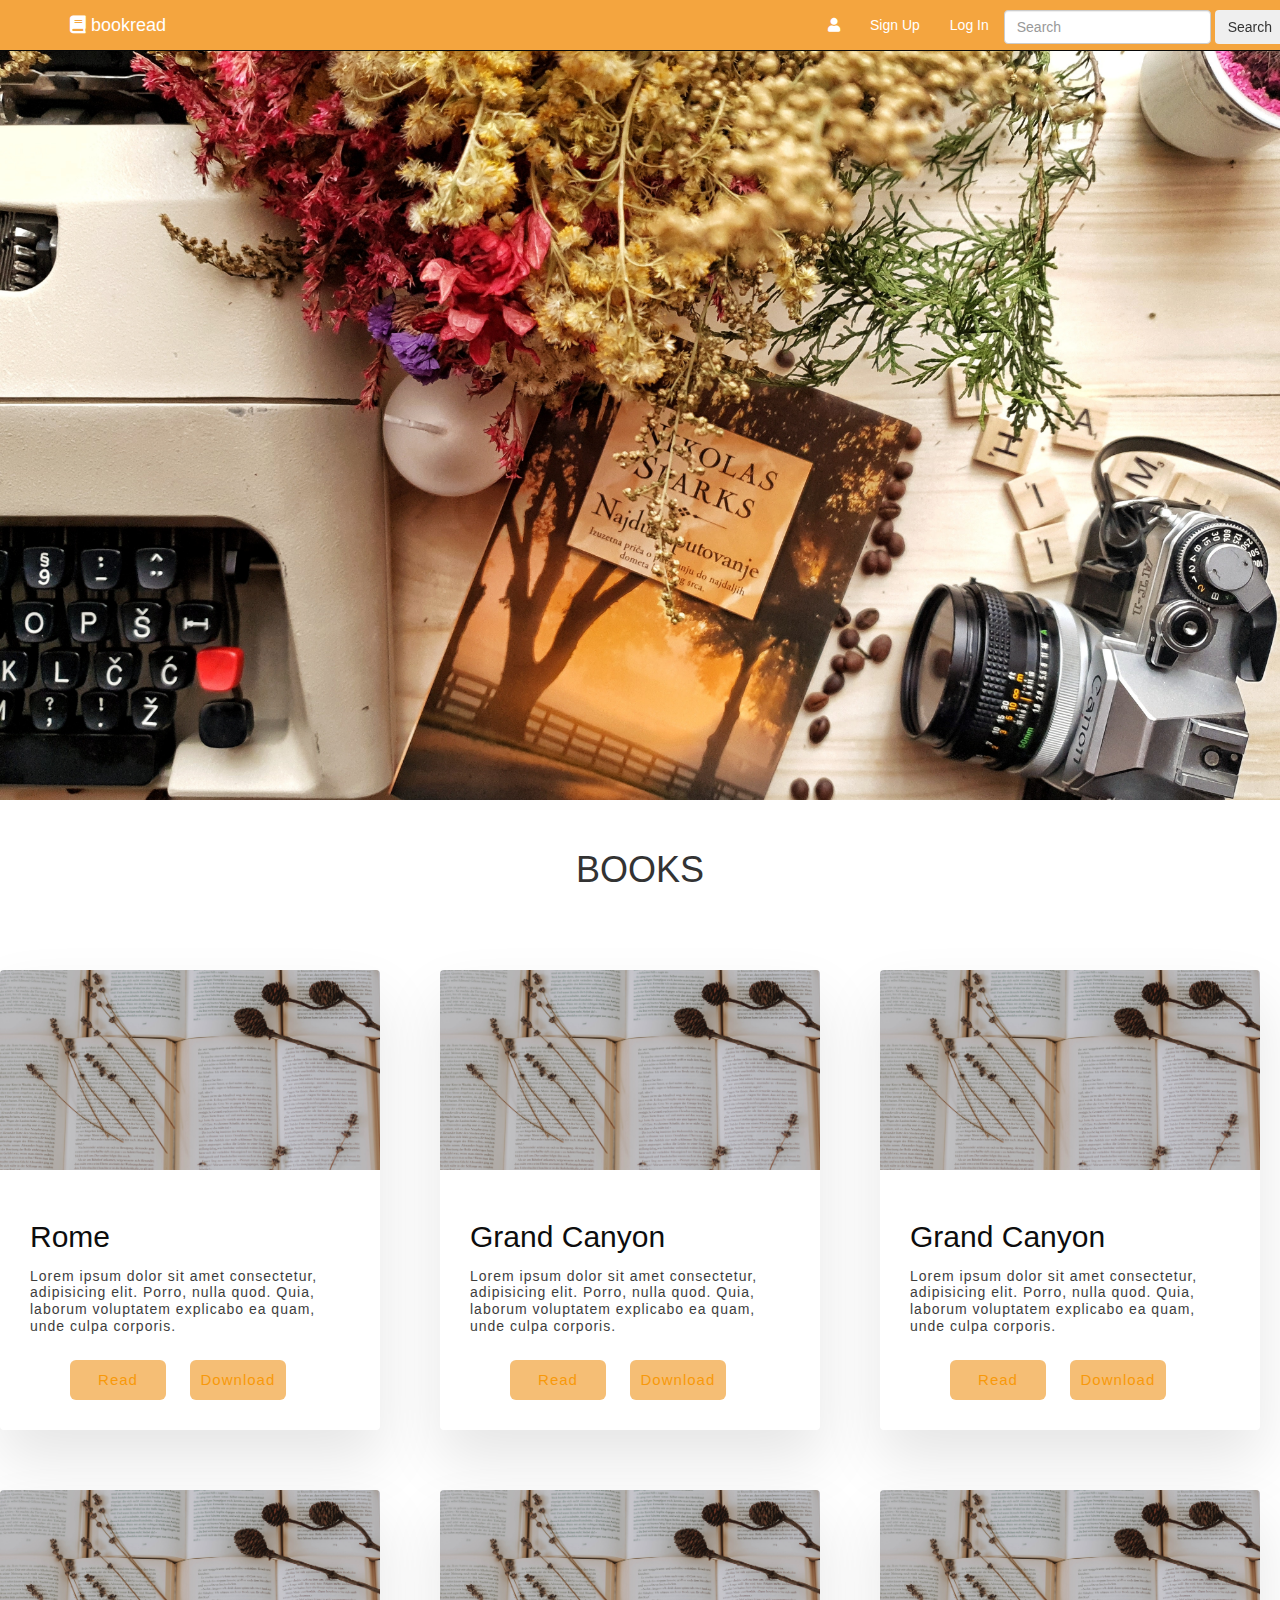
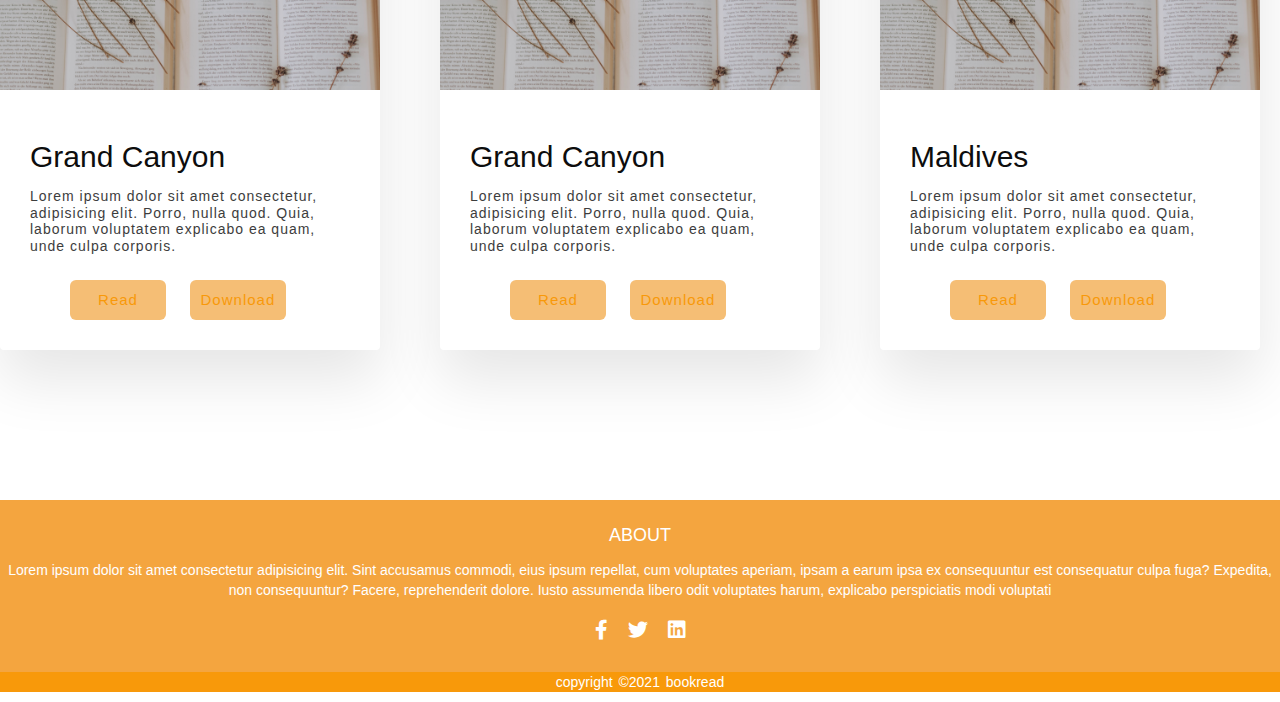
<file: index.html>
<!DOCTYPE html>
<html>
<head>
	
	<title>bookread</title>
	
	<link rel="stylesheet" type="text/css" href="https://stackpath.bootstrapcdn.com/bootstrap/3.4.1/css/bootstrap.min.css">
	
	<link rel="stylesheet" type="text/css" href="index.css">
	<link href="fontawesome-free-5.13.0-web\css\all.css" rel="stylesheet">
</head>
<body>
	 <nav class="navbar navbar-inverse navbar-fixed-top">
    <div class="container">
      <div class="navbar-header">
        
       
        <a class="navbar-brand"><span class="fa fa-book"  aria-hidden="true"></span> bookread</a>
      </div>
     
     
      
      <div class="collapse navbar-collapse" id="bs-nav-demo">
        <ul class="nav navbar-nav">
          <li><a href="#"></a></li>
          <li><a href="#"></a></li>
        </ul>
        <ul class="nav navbar-nav navbar-right">
        
          <li><a href="mybook.html"  ><span class="fas fa-user" aria-hidden="true"></span></a></li>
          <li><a href="#">Sign Up</a></li>
          <li><a href="#">Log In</a></li>
          <li class="change">
            <form class="form-inline my-2 my-lg-0" >
               <input class="form-control mr-sm-2" type="search" placeholder="Search" aria-label="Search">
               <button class="btn btn-outline-success my-2 my-sm-0" type="submit">Search</button>
             </form></li>
         
         
         
          
        </ul>
      </div>
    </div>
  </nav>
  <header class="hero" style="background: url(./images/img1.jpg) center/cover no-repeat;">
    
</header>
<div class="heading">
<h1>BOOKS</h1>
<br>


</div>
<div class="lower>">
  <div class="grid">
    <div class="grid-item">
      <div class="card">
        <img class="card-img" src="./images/img2.jpg" alt="Rome" />
        <div class="card-content">
          <h1 class="card-header">Rome</h1>
          <p class="card-text">
            Lorem ipsum dolor sit amet consectetur, adipisicing elit. Porro, nulla quod. Quia, laborum voluptatem explicabo ea quam, unde culpa corporis.
          </p>
          <button class="card-btnread">Read </button>
          <button class="card-btndown">Download </button>
        </div>
      </div>
    </div>
    <div class="grid-item">
      <div class="card">
        <img
          class="card-img"
          src="./images/img2.jpg"
          alt="Grand Canyon"
        />
        <div class="card-content">
          <h1 class="card-header">Grand Canyon</h1>
          <p class="card-text">
            Lorem ipsum dolor sit amet consectetur, adipisicing elit. Porro, nulla quod. Quia, laborum voluptatem explicabo ea quam, unde culpa corporis.
          </p>
          <button class="card-btnread">Read </button>
          <button class="card-btndown">Download </button>
        </div>
      </div>
    </div>
    <div class="grid-item">
      <div class="card">
        <img
          class="card-img"
          src="./images/img2.jpg"
          alt="Grand Canyon"
        />
        <div class="card-content">
          <h1 class="card-header">Grand Canyon</h1>
          <p class="card-text">
            Lorem ipsum dolor sit amet consectetur, adipisicing elit. Porro, nulla quod. Quia, laborum voluptatem explicabo ea quam, unde culpa corporis.
          </p>
          <button class="card-btnread">Read </button>
          <button class="card-btndown">Download </button>
        </div>
      </div>
    </div>
    <div class="grid-item">
      <div class="card">
        <img
          class="card-img"
          src="./images/img2.jpg"
          alt="Grand Canyon"
        />
        <div class="card-content">
          <h1 class="card-header">Grand Canyon</h1>
          <p class="card-text">
            Lorem ipsum dolor sit amet consectetur, adipisicing elit. Porro, nulla quod. Quia, laborum voluptatem explicabo ea quam, unde culpa corporis.
          </p>
          <button class="card-btnread">Read </button>
          <button class="card-btndown">Download </button>
        </div>
      </div>
    </div>
    <div class="grid-item">
      <div class="card">
        <img
          class="card-img"
          src="./images/img2.jpg"
          alt="Grand Canyon"
        />
        <div class="card-content">
          <h1 class="card-header">Grand Canyon</h1>
          <p class="card-text">
            Lorem ipsum dolor sit amet consectetur, adipisicing elit. Porro, nulla quod. Quia, laborum voluptatem explicabo ea quam, unde culpa corporis.
          </p>
          <button class="card-btnread">Read </button>
          <button class="card-btndown">Download </button>
        </div>
      </div>
    </div>
    <div class="grid-item">
      <div class="card">
        <img class="card-img" src="./images/img2.jpg" alt="Maldives" />
        <div class="card-content">
          <h1 class="card-header">Maldives</h1>
          <p class="card-text">
            Lorem ipsum dolor sit amet consectetur, adipisicing elit. Porro, nulla quod. Quia, laborum voluptatem explicabo ea quam, unde culpa corporis.
          </p>
          <button class="card-btnread">Read </button>
          <button class="card-btndown">Download </button>
        </div>
      </div>
    </div>
  </div>
</dive>

<footer>
<div class="footer-container">
  <h3>ABOUT</h3>
  <p> Lorem ipsum dolor sit amet consectetur adipisicing elit. Sint accusamus commodi, eius ipsum repellat, cum voluptates aperiam, ipsam a earum ipsa ex consequuntur est consequatur culpa fuga? Expedita, non consequuntur? Facere, reprehenderit dolore. Iusto assumenda libero odit voluptates harum, explicabo perspiciatis modi voluptati</p>
  <ul class="social">
    <li><a href="#" ><i class="fab fa-facebook-f"></i></a></li>
    <li><a href="#" ><i class="fab fa-twitter"></i></a></li>
    <li><a href="#" ><i class="fab fa-linkedin"></i></a></li>
  </ul>
</div>
<div class="footer-bottom">
  <p>copyright &copy;2021 bookread</p>

</div>
</footer>


















  <script src="https://code.jquery.com/jquery-3.4.1.js"></script>
<script src="https://stackpath.bootstrapcdn.com/bootstrap/3.4.1/js/bootstrap.min.js" ></script>
</body>
</html>
</file>
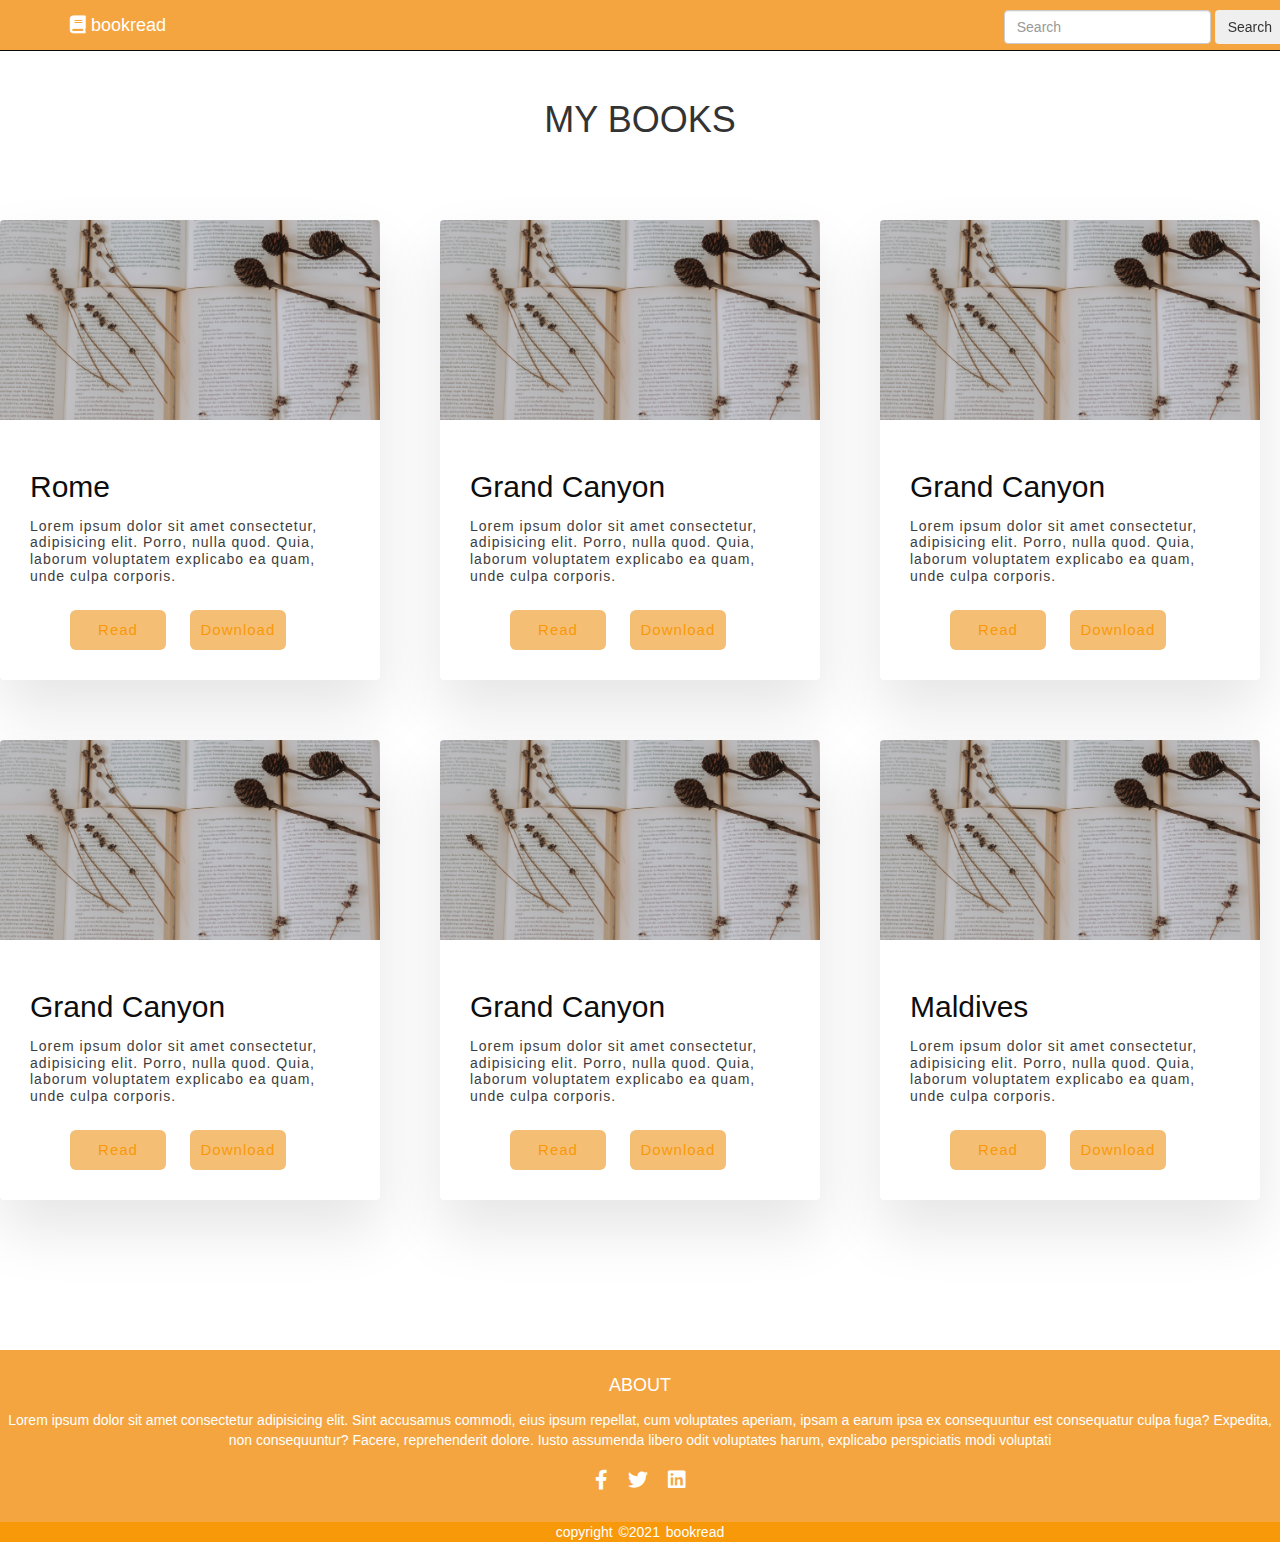
<file: mybook.html>
<!DOCTYPE html>
<html lang="en">
<head>
   
    <title>Mybooks</title>
</head>
<body>
   
	<link rel="stylesheet" type="text/css" href="https://stackpath.bootstrapcdn.com/bootstrap/3.4.1/css/bootstrap.min.css">
	
	<link rel="stylesheet" type="text/css" href="index.css">
	<link href="fontawesome-free-5.13.0-web\css\all.css" rel="stylesheet">
</head>
<body>
	 <nav class="navbar navbar-inverse navbar-fixed-top">
    <div class="container">
      <div class="navbar-header">
         
        <a href="#" class="navbar-brand"><span class="fas fa-book"  aria-hidden="true"></span> bookread</a>
      </div>
     
     
      
      <div class="collapse navbar-collapse" id="bs-nav-demo">
        
        <ul class="nav navbar-nav navbar-right">
        
          
          <li class="change">
            <form class="form-inline my-2 my-lg-0" >
               <input class="form-control mr-sm-2" type="search" placeholder="Search" aria-label="Search">
               <button class="btn btn-outline-success my-2 my-sm-0" type="submit">Search</button>
             </form></li>
         
         
         
          
        </ul>
      </div>
    </div>
  </nav> 

  <div class="heading">
    <h1>MY BOOKS</h1>
    <br>
    
    
    </div>
    <div class="lower>">
      <div class="grid">
        <div class="grid-item">
          <div class="card">
            <img class="card-img" src="./images/img2.jpg" alt="Rome" />
            <div class="card-content">
              <h1 class="card-header">Rome</h1>
              <p class="card-text">
                Lorem ipsum dolor sit amet consectetur, adipisicing elit. Porro, nulla quod. Quia, laborum voluptatem explicabo ea quam, unde culpa corporis.
              </p>
              <button class="card-btnread">Read </button>
              <button class="card-btndown">Download </button>
            </div>
          </div>
        </div>
        <div class="grid-item">
          <div class="card">
            <img
              class="card-img"
              src="./images/img2.jpg"
              alt="Grand Canyon"
            />
            <div class="card-content">
              <h1 class="card-header">Grand Canyon</h1>
              <p class="card-text">
                Lorem ipsum dolor sit amet consectetur, adipisicing elit. Porro, nulla quod. Quia, laborum voluptatem explicabo ea quam, unde culpa corporis.
              </p>
              <button class="card-btnread">Read </button>
              <button class="card-btndown">Download </button>
            </div>
          </div>
        </div>
        <div class="grid-item">
          <div class="card">
            <img
              class="card-img"
              src="./images/img2.jpg"
              alt="Grand Canyon"
            />
            <div class="card-content">
              <h1 class="card-header">Grand Canyon</h1>
              <p class="card-text">
                Lorem ipsum dolor sit amet consectetur, adipisicing elit. Porro, nulla quod. Quia, laborum voluptatem explicabo ea quam, unde culpa corporis.
              </p>
              <button class="card-btnread">Read </button>
              <button class="card-btndown">Download </button>
            </div>
          </div>
        </div>
        <div class="grid-item">
          <div class="card">
            <img
              class="card-img"
              src="./images/img2.jpg"
              alt="Grand Canyon"
            />
            <div class="card-content">
              <h1 class="card-header">Grand Canyon</h1>
              <p class="card-text">
                Lorem ipsum dolor sit amet consectetur, adipisicing elit. Porro, nulla quod. Quia, laborum voluptatem explicabo ea quam, unde culpa corporis.
              </p>
              <button class="card-btnread">Read </button>
              <button class="card-btndown">Download </button>
            </div>
          </div>
        </div>
        <div class="grid-item">
          <div class="card">
            <img
              class="card-img"
              src="./images/img2.jpg"
              alt="Grand Canyon"
            />
            <div class="card-content">
              <h1 class="card-header">Grand Canyon</h1>
              <p class="card-text">
                Lorem ipsum dolor sit amet consectetur, adipisicing elit. Porro, nulla quod. Quia, laborum voluptatem explicabo ea quam, unde culpa corporis.
              </p>
              <button class="card-btnread">Read </button>
              <button class="card-btndown">Download </button>
            </div>
          </div>
        </div>
        <div class="grid-item">
          <div class="card">
            <img class="card-img" src="./images/img2.jpg" alt="Maldives" />
            <div class="card-content">
              <h1 class="card-header">Maldives</h1>
              <p class="card-text">
                Lorem ipsum dolor sit amet consectetur, adipisicing elit. Porro, nulla quod. Quia, laborum voluptatem explicabo ea quam, unde culpa corporis.
              </p>
              <button class="card-btnread">Read </button>
              <button class="card-btndown">Download </button>
            </div>
          </div>
        </div>
      </div>
    </dive>
    
    <!--footer-->
    <footer>
        <div class="footer-container">
          <h3>ABOUT</h3>
          <p> Lorem ipsum dolor sit amet consectetur adipisicing elit. Sint accusamus commodi, eius ipsum repellat, cum voluptates aperiam, ipsam a earum ipsa ex consequuntur est consequatur culpa fuga? Expedita, non consequuntur? Facere, reprehenderit dolore. Iusto assumenda libero odit voluptates harum, explicabo perspiciatis modi voluptati</p>
          <ul class="social">
            <li><a href="#" ><i class="fab fa-facebook-f"></i></a></li>
            <li><a href="#" ><i class="fab fa-twitter"></i></a></li>
            <li><a href="#" ><i class="fab fa-linkedin"></i></a></li>
          </ul>
        </div>
        <div class="footer-bottom">
          <p>copyright &copy;2021 bookread</p>
        
        </div>
        </footer>
    
    
    
    
    
    








</body>
</html>
</file>
<file: index.css>
@import url("https://fonts.googleapis.com/css?family=Poppins&display=swap");
body{
	padding-top: 50px;
}
ul {
    list-style-type: none;
    margin: 0;
    padding: 0;
  }
 .jumbotron {
	color: #f4a53f;
	background: #ecf0f1;

	
}
.navbar-inverse{
	background:#f4a53f ;
}
.navbar-inverse .navbar-nav li a{
color:white;
}
 .navbar-inverse .navbar-brand{
	color: white;
}

.change{
  
  margin-top: 1rem;
  margin-right:-6rem;
}
/* --------------- Hero ---------------- */
.hero {
    min-height: calc(90vh - 60px);
    background: url("./imageS/img1.jpg") center/cover no-repeat;
    display: flex;
    align-items: center;
    justify-content: center;
    top: 100px;
  }
  
 

* {
  margin: 0;
  padding: 0;
}

.heading{
  margin-top: 5rem;
  text-align: center;
  margin-bottom: 5rem;
}

/*=======================card list==============*/
.lower {
  
  background-color: #eee;
  font-family: "Poppins", sans-serif;
  display: flex;
  justify-content: center;
  align-items: center;
  min-height: 100vh;
  margin-left: 5rem;
  margin-right: 10rem;
 
  
}

.grid {
  margin-right: 10rem;
  display: grid;
  width: 90em;
  grid-gap: 6rem;
  grid-template-columns: repeat(auto-fit, minmax(30rem, 1fr));
  align-items: start;
}

.grid-item {
  background-color: #fff;
  border-radius: 0.4rem;
  overflow: hidden;
  box-shadow: 0 3rem 6rem rgba(0, 0, 0, 0.1);
  cursor: pointer;
  transition: 0.2s;
}

.grid-item:hover {
  transform: translateY(-0.5%);
  box-shadow: 0 4rem 8rem rgba(0, 0, 0, 0.5);
}

.card-img {
  display: block;
  width: 100%;
  height: 20rem;
  object-fit: cover;
}

.card-content {
  padding: 3rem;
}

.card-header {
  font-size: 3rem;
  font-weight: 500;
  color: #0d0d0d;
  margin-bottom: 1.5rem;
}

.card-text {
  
  font-size: 1.4rem;
  letter-spacing: 0.1rem;
  line-height: 1.2;
  color: #3d3d3d;
  margin-bottom: 2.5rem;
}

.card-btnread {
  position:center;
  margin-right: 2rem;
  margin-left:4rem;
 
  height: 4rem;

 
  width: 30%;
  padding: auto;
  font-size: 1.5rem;
  text-align: center;
  color: #f8990a;
  background-color: hsl(34, 86%, 71%);
  border: none;
  border-radius: 0.6rem;
  transition: 0.2s;
  cursor: pointer;
  letter-spacing: 0.1rem;
}

.card-btnread span {
  margin-left: 1rem;
  
  transition: 0.2s;
}

.card-btnread:hover,
.card-btnread:active {
  background-color: hsl(34, 86%, 71%);
}

.card-btnread:hover span,
.card-btnread:active span {
  margin-left: 1.5rem;
}.card-btndown {
  position:center;
  margin-left:0rem;
  height: 4rem;

 
  width: 30%;
  padding: auto;
  font-size: 1.5rem;
  text-align: center;
  color: #f8990a;
  background-color: hsl(34, 86%, 71%);
  border: none;
  border-radius: 0.6rem;
  transition: 0.2s;
  cursor: pointer;
  letter-spacing: 0.1rem;
}

.card-btndown span {
  margin-left: 1rem;
  
  transition: 0.2s;
}

.card-btndown:hover,
.card-btndown:active {
  background-color: hsl(34, 86%, 71%);
}

.card-btndown:hover span,
.card-btndown:active span {
  margin-left: 1.5rem;
}

@media only screen and (max-width: 60em) {
  body {
    padding: 3rem;
  }

  .grid {
    grid-gap: 3rem;
  }
}
/*=================footer============*/
footer{
  margin-top: 0rem;
  background: #f4a53f ;
  height:auto;
  margin-top: 15rem;
  width: 100%;
  font-family: sans-serif;
  color: white;
}
.footer-container{
  padding-top:0rem;
 
  display: flex;
  align-items: center;
  justify-content: center;
  flex-direction: column;
  text-align: center;
}
.footer-container h3{
  font-size: 1.8rem;
  font-weight: 400;
  text-transform: capitalize;
  line-height: 3rem;
}
.social{
  display: flex;
  align-items: center;
  justify-content: center;
  margin: 1rem 0 3rem 0;
}
.social li{
  margin: 0 10px;

}
.social a {
  color: #fff;
  text-decoration: none;
}
.social a i{
  font-size: 2rem;
}
.social a:hover i{
  color: hsl(32, 100%, 51%);
}
.footer-bottom{
  text-align: center;
 background: #f8990a;
 word-spacing: 2px;
}
</file>
